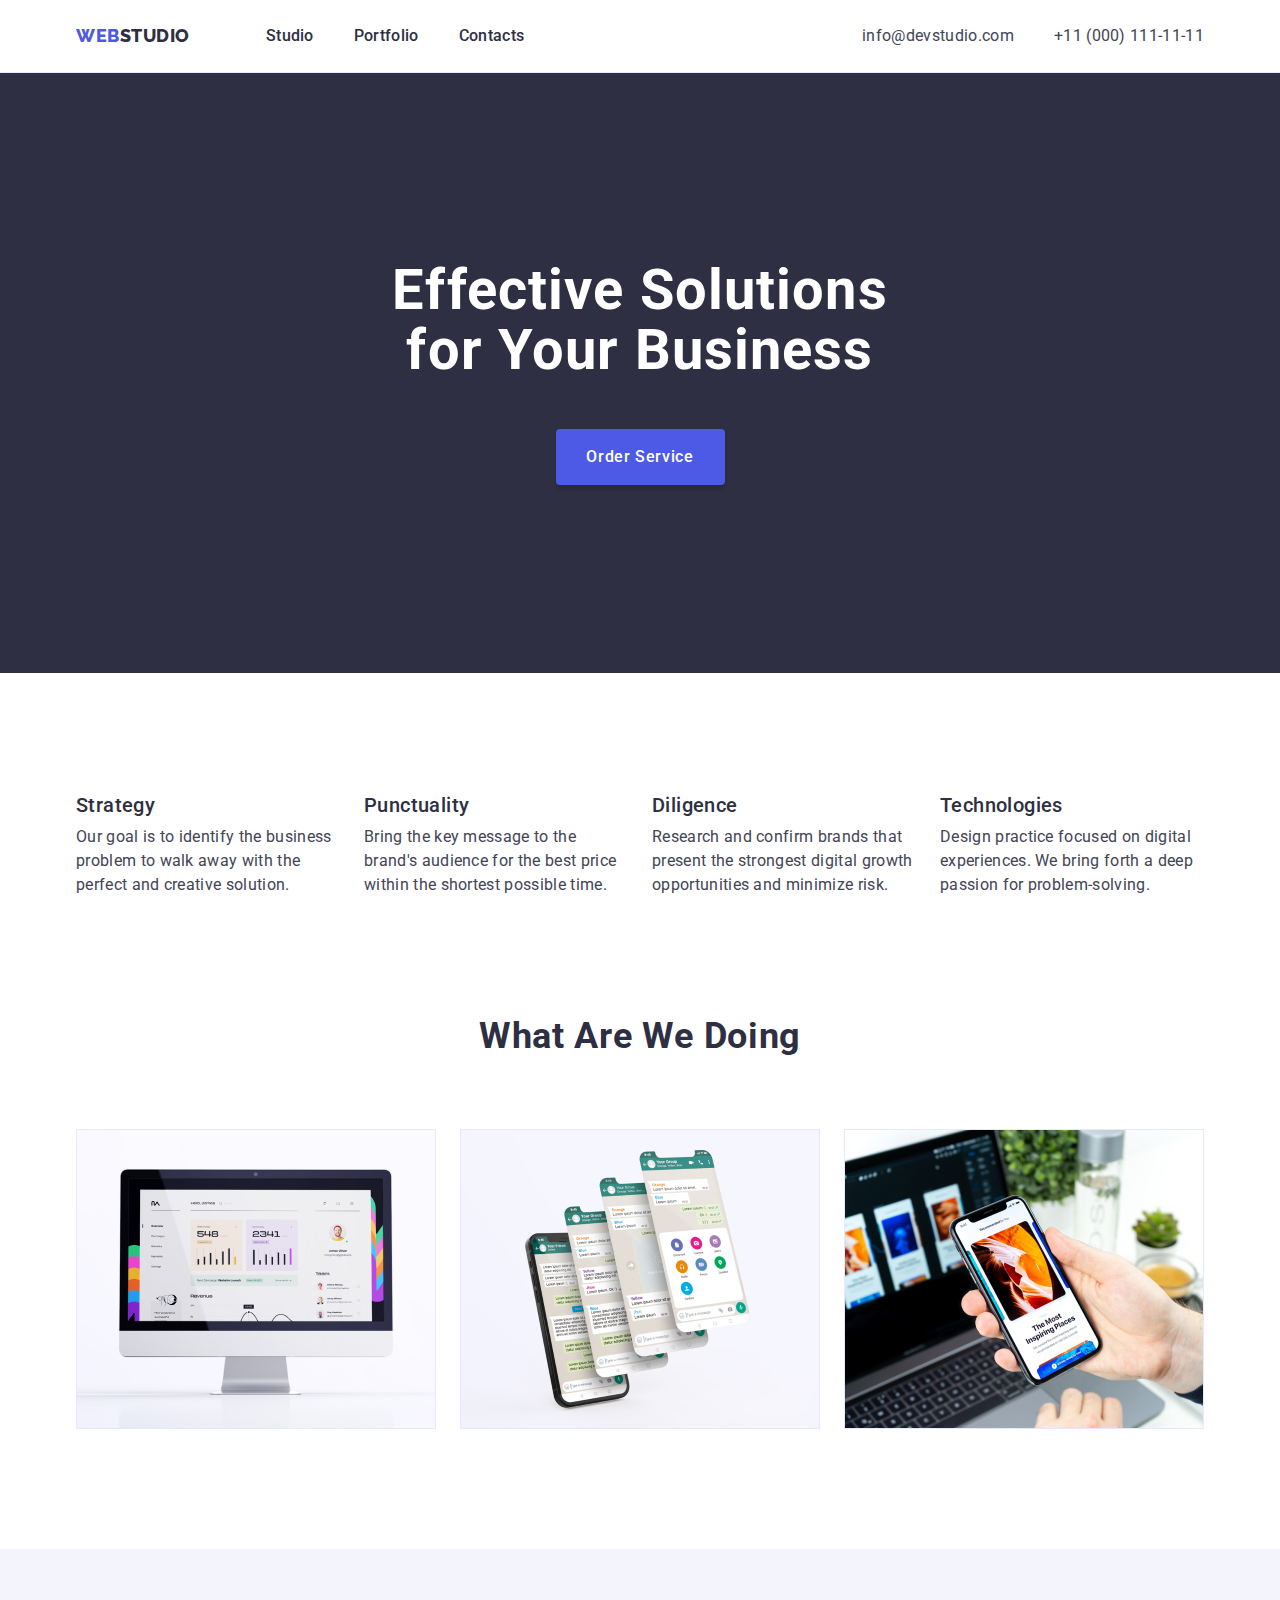
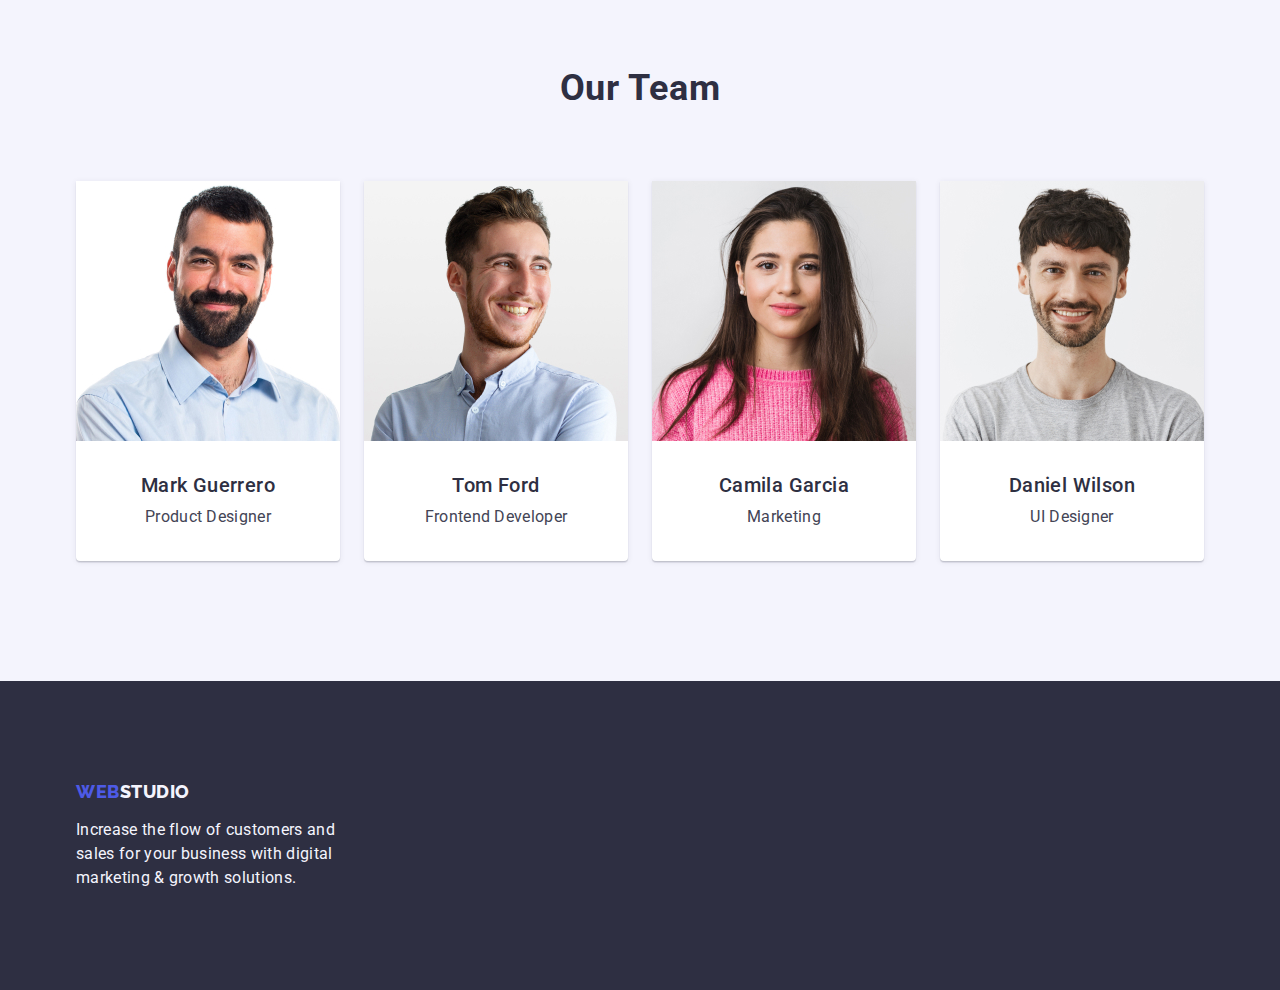
<file: index.html>
<!DOCTYPE html>
<html lang="en">
  <head>
    <meta charset="UTF-8" />
    <meta http-equiv="X-UA-Compatible" content="IE=edge" />
    <meta name="viewport" content="width=device-width, initial-scale=1.0" />
    <title>WebStudio</title>
    <link
      rel="stylesheet"
      href="https://cdnjs.cloudflare.com/ajax/libs/modern-normalize/1.1.0/modern-normalize.min.css"
    />

    <link rel="preconnect" href="https://fonts.googleapis.com" />
    <link rel="preconnect" href="https://fonts.gstatic.com" crossorigin />
    <link
      href="https://fonts.googleapis.com/css2?family=Raleway:wght@800&family=Roboto:wght@400;500;700;900&display=swap"
      rel="stylesheet"
    />
    <link rel="stylesheet" href="./css/style.css" />
  </head>
  <body>
    <!-- HEADER -->
    <header class="page-header">
      <div class="container page-header-container">
        <nav class="page-nav">
          <a class="logo logo-header link" href="./index.html"
            >Web<span class="second-part-logo-light-theme">Studio</span></a
          >
          <ul class="main-menu list">
            <li class="main-menu-item">
              <a class="main-menu-link link" href="./index.html">Studio</a>
            </li>
            <li class="main-menu-item">
              <a class="main-menu-link link" href="./portfolio.html">Portfolio</a>
            </li>
            <li class="main-menu-item">
              <a class="main-menu-link link" href="">Contacts</a>
            </li>
          </ul>
        </nav>
        <address class="contact-info">
          <ul class="contact-list list">
            <li class="contact-list-item">
              <a class="contact-list-link link" href="mailto:info@devstudio.com"
                >info@devstudio.com</a
              >
            </li>
            <li class="contact-list-item">
              <a class="contact-list-link link" href="tel:+110001111111">+11 (000) 111-11-11</a>
            </li>
          </ul>
        </address>
      </div>
    </header>
    <main>
      <!-- HERO -->
      <section class="hero">
        <div class="container">
          <h1 class="main-title">Effective Solutions for Your Business</h1>
          <button class="modal-opn-btn" type="button">Order Service</button>
        </div>
      </section>
      <!-- ABOUT -->
      <section class="about">
        <div class="container">
          <h2 class="subtitle visually-hidden">About Us</h2>
          <ul class="features-list list">
            <li class="features-list-item">
              <h3 class="features-list-title">Strategy</h3>
              <p class="features-list-description">
                Our goal is to identify the business problem to walk away with the perfect and
                creative solution.
              </p>
            </li>
            <li class="features-list-item">
              <h3 class="features-list-title">Punctuality</h3>
              <p class="features-list-description">
                Bring the key message to the brand's audience for the best price within the shortest
                possible time.
              </p>
            </li>
            <li class="features-list-item">
              <h3 class="features-list-title">Diligence</h3>
              <p class="features-list-description">
                Research and confirm brands that present the strongest digital growth opportunities
                and minimize risk.
              </p>
            </li>
            <li class="features-list-item">
              <h3 class="features-list-title">Technologies</h3>
              <p class="features-list-description">
                Design practice focused on digital experiences. We bring forth a deep passion for
                problem-solving.
              </p>
            </li>
          </ul>
        </div>
      </section>
      <!-- COMPANY PRODUCTS-->
      <section class="company-products">
        <div class="container">
          <h2 class="subtitle">What are we doing</h2>
          <ul class="gallery list">
            <li class="gallery-item">
              <img
                class="gallery-img"
                src="./images/what-we-are-doing/imac.jpg"
                alt="Imac with WebStudios project"
                width="360"
                height="300"
              />
            </li>
            <li class="gallery-item">
              <img
                class="gallery-img"
                src="./images/what-we-are-doing/smartphone.jpg"
                alt="Smartphone with WebStudios CRM"
                width="360"
                height="300"
              />
            </li>
            <li class="gallery-item">
              <img
                class="gallery-img"
                src="./images/what-we-are-doing/smartphone-in-hand.jpg"
                alt="Smartphone in hand with WebStudios project"
                width="360"
                height="300"
              />
            </li>
          </ul>
        </div>
      </section>
      <!-- TEAM MEMBERS-->
      <section class="employees">
        <div class="container">
          <h2 class="subtitle">Our Team</h2>
          <ul class="employees-list list">
            <li class="employees-list-item">
              <img
                class="employees-list-img"
                src="./images/our-team/mark-guerrero.jpg"
                alt="Portret of product designer WebStudio"
                width="264"
                height="260"
              />
              <div class="employees-list-text card-text">
                <h3 class="employees-list-name">Mark Guerrero</h3>
                <p class="employees-list-position">Product Designer</p>
              </div>
            </li>
            <li class="employees-list-item">
              <img
                class="employees-list-img"
                src="./images/our-team/tom-ford.jpg"
                alt="Portret of frontend developer WebStudio"
                width="264"
                height="260"
              />
              <div class="employees-list-text card-text">
                <h3 class="employees-list-name">Tom Ford</h3>
                <p class="employees-list-position">Frontend Developer</p>
              </div>
            </li>
            <li class="employees-list-item">
              <img
                class="employees-list-img"
                src="./images/our-team/camila-garcia.jpg"
                alt="Portret of marketing WebStudio"
                width="264"
                height="260"
              />
              <div class="employees-list-text card-text">
                <h3 class="employees-list-name">Camila Garcia</h3>
                <p class="employees-list-position">Marketing</p>
              </div>
            </li>
            <li class="employees-list-item">
              <img
                class="employees-list-img"
                src="./images/our-team/daniel-wilson.jpg"
                alt="Portret of UI designer WebStudio"
                width="264"
                height="260"
              />
              <div class="employees-list-text card-text">
                <h3 class="employees-list-name">Daniel Wilson</h3>
                <p class="employees-list-position">UI Designer</p>
              </div>
            </li>
          </ul>
        </div>
      </section>
    </main>
    <!-- FOOTER -->
    <footer class="page-footer">
      <div class="container">
        <a class="logo logo-footer link" href="./index.html"
          >Web<span class="second-part-logo-dark-theme">Studio</span></a
        >
        <p class="footer-text">
          Increase the flow of customers and sales for your business with digital marketing & growth
          solutions.
        </p>
      </div>
    </footer>
  </body>
</html>
</file>
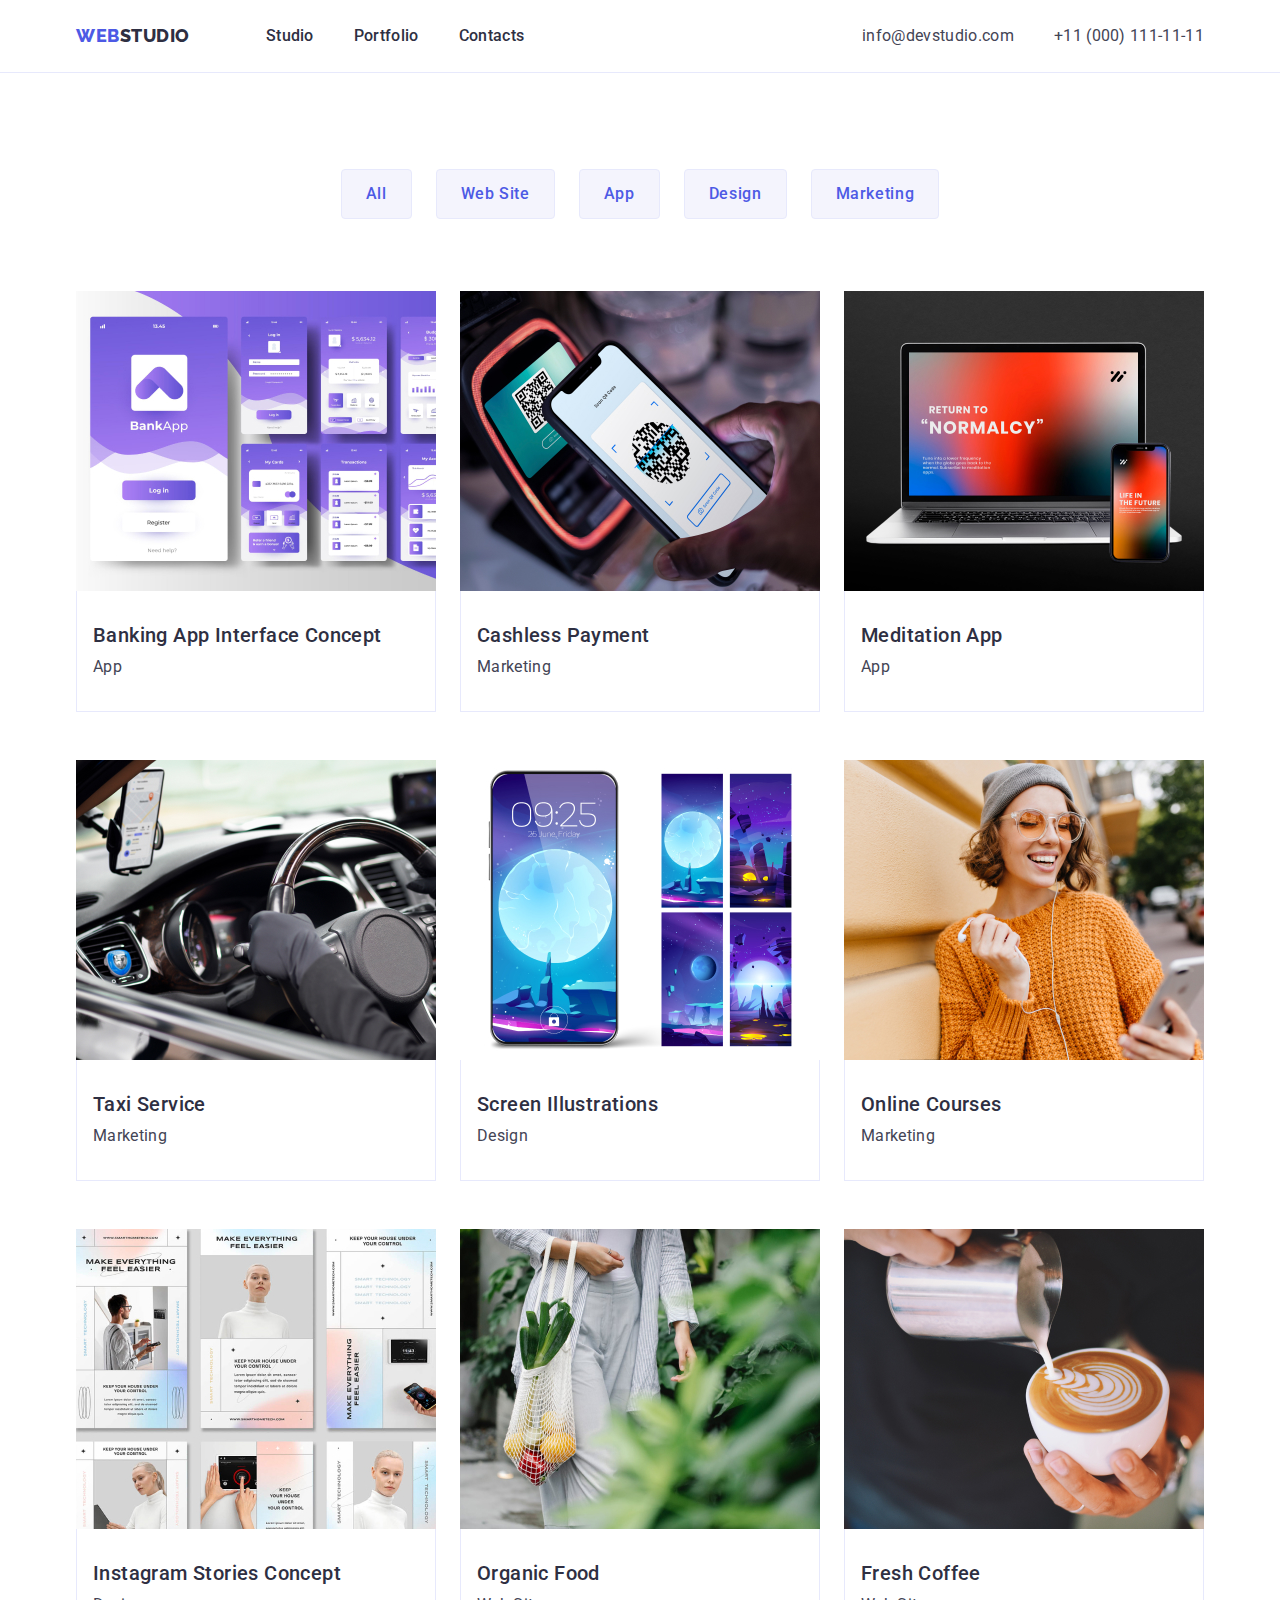
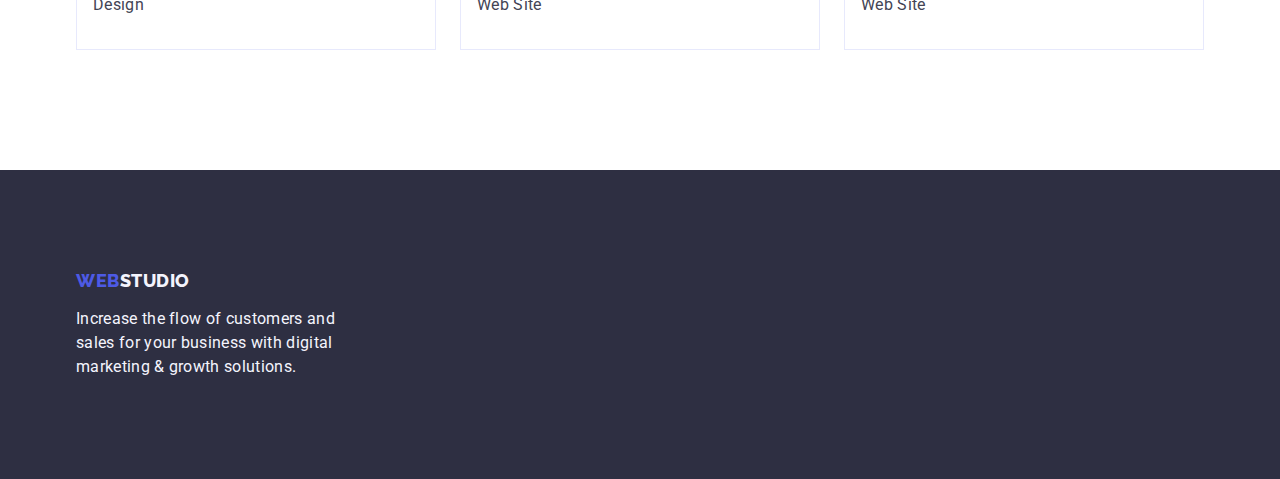
<file: portfolio.html>
<!DOCTYPE html>
<html lang="en">
  <head>
    <meta charset="UTF-8" />
    <meta http-equiv="X-UA-Compatible" content="IE=edge" />
    <meta name="viewport" content="width=device-width, initial-scale=1.0" />
    <title>Portfolio</title>
    <link
      rel="stylesheet"
      href="https://cdnjs.cloudflare.com/ajax/libs/modern-normalize/1.1.0/modern-normalize.min.css"
    />

    <link rel="preconnect" href="https://fonts.googleapis.com" />
    <link rel="preconnect" href="https://fonts.gstatic.com" crossorigin />
    <link
      href="https://fonts.googleapis.com/css2?family=Raleway:wght@800&family=Roboto:wght@400;500;700;900&display=swap"
      rel="stylesheet"
    />
    <link rel="stylesheet" href="./css/style.css" />
  </head>
  <body>
    <!-- HEADER -->
    <header class="page-header">
      <div class="container page-header-container">
        <nav class="page-nav">
          <a class="logo logo-header link" href="./index.html"
            >Web<span class="second-part-logo-light-theme">Studio</span></a
          >
          <ul class="main-menu list">
            <li class="main-menu-item">
              <a class="main-menu-link link" href="./index.html">Studio</a>
            </li>
            <li class="main-menu-item">
              <a class="main-menu-link link" href="./portfolio.html">Portfolio</a>
            </li>
            <li class="main-menu-item">
              <a class="main-menu-link link" href="">Contacts</a>
            </li>
          </ul>
        </nav>
        <address class="contact-info">
          <ul class="contact-list list">
            <li class="contact-list-item">
              <a class="contact-list-link link" href="mailto:info@devstudio.com"
                >info@devstudio.com</a
              >
            </li>
            <li class="contact-list-item">
              <a class="contact-list-link link" href="tel:+110001111111">+11 (000) 111-11-11</a>
            </li>
          </ul>
        </address>
      </div>
    </header>
    <main>
      <!-- PORTFOLIO-->
      <section class="portfolio">
        <div class="container">
          <h1 class="main-title visually-hidden">Portfolio</h1>
          <ul class="filters-list list">
            <li class="filters-list-item">
              <button class="filters-list-btn" type="button">All</button>
            </li>
            <li class="filters-list-item">
              <button class="filters-list-btn" type="button">Web Site</button>
            </li>
            <li class="filters-list-item">
              <button class="filters-list-btn" type="button">App</button>
            </li>
            <li class="filters-list-item">
              <button class="filters-list-btn" type="button">Design</button>
            </li>
            <li class="filters-list-item">
              <button class="filters-list-btn" type="button">Marketing</button>
            </li>
          </ul>

          <ul class="portfolio-list list">
            <li class="portfolio-list-item">
              <a class="link">
                <img
                  src="./images/portfolio/banking-app-interface.jpg"
                  alt="BankApp interface"
                  width="360"
                  height="300"
                />
                <div class="portfolio-list-text card-text">
                  <h2 class="portfolio-list-name">Banking App Interface Concept</h2>
                  <p class="portfolio-list-filter">App</p>
                </div>
              </a>
            </li>
            <li class="portfolio-list-item">
              <a class="link">
                <img
                  src="./images/portfolio/cashless-payment.jpg"
                  alt="Paying with smartphone"
                  width="360"
                  height="300"
                />
                <div class="portfolio-list-text card-text">
                  <h2 class="portfolio-list-name">Cashless Payment</h2>
                  <p class="portfolio-list-filter">Marketing</p>
                </div>
              </a>
            </li>
            <li class="portfolio-list-item">
              <a class="link">
                <img
                  src="./images/portfolio/meditation-app.jpg"
                  alt="Notebook with smartphone"
                  width="360"
                  height="300"
                />
                <div class="portfolio-list-text card-text">
                  <h2 class="portfolio-list-name">Meditation App</h2>
                  <p class="portfolio-list-filter">App</p>
                </div>
              </a>
            </li>
            <li class="portfolio-list-item">
              <a class="link">
                <img
                  src="./images/portfolio/taxi-service.jpg"
                  alt="Car with drivers hands"
                  width="360"
                  height="300"
                />
                <div class="portfolio-list-text card-text">
                  <h2 class="portfolio-list-name">Taxi Service</h2>
                  <p class="portfolio-list-filter">Marketing</p>
                </div>
              </a>
            </li>
            <li class="portfolio-list-item">
              <a class="link">
                <img
                  class="portfolio-list-img"
                  src="./images/portfolio/screen-illustrations.jpg"
                  alt="Samrtphone with moon-theme"
                  width="360"
                  height="300"
                />
                <div class="portfolio-list-text card-text">
                  <h2 class="portfolio-list-name">Screen Illustrations</h2>
                  <p class="portfolio-list-filter">Design</p>
                </div>
              </a>
            </li>
            <li class="portfolio-list-item">
              <a class="link">
                <img
                  class="portfolio-list-img"
                  src="./images/portfolio/online-courses.jpg"
                  alt="Girl speaking with smartphone"
                  width="360"
                  height="300"
                />
                <div class="portfolio-list-text card-text">
                  <h2 class="portfolio-list-name">Online Courses</h2>
                  <p class="portfolio-list-filter">Marketing</p>
                </div>
              </a>
            </li>
            <li class="portfolio-list-item">
              <a class="link">
                <img
                  class="portfolio-list-img"
                  src="./images/portfolio/instagram-stories.jpg"
                  alt="Some futuristic concept"
                  width="360"
                  height="300"
                />
                <div class="portfolio-list-text card-text">
                  <h2 class="portfolio-list-name">Instagram Stories Concept</h2>
                  <p class="portfolio-list-filter">Design</p>
                </div>
              </a>
            </li>
            <li class="portfolio-list-item">
              <a class="link">
                <img
                  class="portfolio-list-img"
                  src="./images/portfolio/organic-food.jpg"
                  alt="Walking women with vegetables"
                  width="360"
                  height="300"
                />
                <div class="portfolio-list-text card-text">
                  <h2 class="portfolio-list-name">Organic Food</h2>
                  <p class="portfolio-list-filter">Web Site</p>
                </div>
              </a>
            </li>
            <li class="portfolio-list-item">
              <a class="link">
                <img
                  class="portfolio-list-img"
                  src="./images/portfolio/fresh-coffee.jpg"
                  alt="Making coffee"
                  width="360"
                  height="300"
                />
                <div class="portfolio-list-text card-text">
                  <h2 class="portfolio-list-name">Fresh Coffee</h2>
                  <p class="portfolio-list-filter">Web Site</p>
                </div>
              </a>
            </li>
          </ul>
        </div>
      </section>
    </main>
    <footer class="page-footer">
      <div class="container">
        <a class="logo logo-footer link" href="./index.html"
          >Web<span class="second-part-logo-dark-theme">Studio</span></a
        >
        <p class="footer-text">
          Increase the flow of customers and sales for your business with digital marketing & growth
          solutions.
        </p>
      </div>
    </footer>
  </body>
</html>
</file>
<file: css/style.css>
:root {
  --main-font-family: 'Roboto', sans-serif;
  --logo: 'Raleway', sans-serif;
  --primary-color-light-theme: #f4f4fd;
  --secondary-color-light-theme: #ffffff;
  --primary-color-dark-theme: #2e2f42;
  --secondary-color-dark-theme: #434455;
  --primary-brand-color: #4d5ae5;
  --accent-color: #404bbf;
  --border-color: #e7e9fc;
}

body {
  font-family: var(--main-font-family);
  color: var(--secondary-color-dark-theme);
  background-color: var(--secondary-color-light-theme);
  font-weight: 400;
}

button {
  cursor: pointer;
}

.list {
  list-style: none;
}

.link {
  text-decoration: none;
}

h1,
h2,
h3,
h4,
h5,
h6,
p {
  margin-top: 0;
  margin-bottom: 0;
}

ul,
ol {
  padding-left: 0;
  margin-top: 0;
  margin-bottom: 0;
}

img {
  display: block;
}

.container {
  width: 1158px;
  margin-left: auto;
  margin-right: auto;
  padding-left: 15px;
  padding-right: 15px;
}

/*====================================  COMPONENTS ==================================== */
.modal-opn-btn {
  display: block;
  margin-left: auto;
  margin-right: auto;
  padding: 16px 30px;
  height: 56px;
  min-width: 169px;
  font-weight: 500;
  font-size: 16px;
  line-height: 1.5;
  letter-spacing: 0.04em;
  color: var(--secondary-color-light-theme);
  background-color: var(--primary-brand-color);
  box-shadow: 0px 4px 4px rgba(0, 0, 0, 0.15);
  border: none;
  border-radius: 4px;
}

.modal-opn-btn:hover,
.modal-opn-btn:focus {
  background-color: var(--accent-color);
}

.subtitle {
  margin-bottom: 72px;
  font-weight: 700;
  font-size: 36px;
  line-height: 1.11;
  letter-spacing: 0.02em;
  text-transform: capitalize;
  color: var(--primary-color-dark-theme);
  text-align: center;
}

.logo {
  font-family: var(--logo);
  font-weight: 800;
  font-size: 18px;
  line-height: 1.17;
  letter-spacing: 0.03em;
  text-transform: uppercase;
  color: var(--primary-brand-color);
}

.second-part-logo-dark-theme {
  color: var(--primary-color-light-theme);
}

.second-part-logo-light-theme {
  color: var(--primary-color-dark-theme);
}

.visually-hidden {
  clip: rect(0 0 0 0);
  clip-path: inset(50%);
  height: 1px;
  overflow: hidden;
  position: absolute;
  white-space: nowrap;
  width: 1px;
}
/*====================================  /COMPONENTS ==================================== */

/*==================================== HEADER ====================================*/
.page-header {
  border-bottom: 1px solid var(--border-color);
}

.page-header-container {
  display: flex;
  align-items: center;
}

.page-nav {
  display: flex;
  align-items: center;
}

.logo-header {
  margin-right: 76px;
}

.main-menu {
  display: flex;
  gap: 40px;
}

.main-menu-link {
  padding-top: 24px;
  padding-bottom: 24px;
  display: block;
  font-weight: 500;
  font-size: 16px;
  line-height: 1.5;
  letter-spacing: 0.02em;
  color: var(--primary-color-dark-theme);
}

.main-menu-link:hover,
.main-menu-link:focus {
  color: var(--accent-color);
}

.contact-info {
  font-style: normal;
  margin-left: auto;
}

.contact-list {
  display: flex;
  gap: 40px;
}

.contact-list-link {
  font-size: 16px;
  line-height: 1.5;
  letter-spacing: 0.02em;
  color: #434455;
}

.contact-list-link:hover,
.contact-list-link:focus {
  color: var(--accent-color);
}
/*==================================== /HEADER ====================================*/

/*==================================== STUDIO ====================================*/
/*========== HERO ==========*/
.hero {
  padding-top: 188px;
  padding-bottom: 188px;
  background-color: var(--primary-color-dark-theme);
}

.main-title {
  margin-left: auto;
  margin-right: auto;
  margin-bottom: 48px;
  max-width: 496px;
  font-weight: 700;
  font-size: 56px;
  line-height: 1.07;
  text-align: center;
  letter-spacing: 0.02em;
  color: var(--secondary-color-light-theme);
}
/*========== /HERO ==========*/

/*========== ABOUT ==========*/
.about {
  padding-top: 120px;
  padding-bottom: 120px;
}

.features-list {
  display: flex;
  gap: 24px;
}

.features-list-item {
  width: calc((100% - 72px) / 4);
}

.features-list-title {
  margin-bottom: 8px;
  font-weight: 500;
  font-size: 20px;
  line-height: 1.2;
  letter-spacing: 0.02em;
  color: var(--primary-color-dark-theme);
}

.features-list-description {
  font-size: 16px;
  line-height: 1.5;
  letter-spacing: 0.02em;
}
/*========== /ABOUT ==========*/

/*========== COMPANY PRODUCTS ==========*/
.company-products {
  padding-bottom: 120px;
}

.gallery {
  display: flex;
  align-items: center;
  gap: 24px;
}

.gallery-item {
  width: calc((100% - 48px) / 3);
}
/*========== /COMPANY PRODUCTS ==========*/

/*========== TEAM MEMBERS ==========*/
.employees {
  padding-top: 120px;
  padding-bottom: 120px;
  background-color: var(--primary-color-light-theme);
}

.employees-list {
  display: flex;
  align-items: center;
  gap: 24px;
}

.employees-list-item {
  width: calc((100% - 72px) / 4);
  box-shadow: 0px 1px 6px rgba(46, 47, 66, 0.08), 0px 1px 1px rgba(46, 47, 66, 0.16),
    0px 2px 1px rgba(46, 47, 66, 0.08);
  border-radius: 0px 0px 4px 4px;
  background-color: var(--secondary-color-light-theme);
}

.employees-list-text {
  padding: 32px 16px;
}

.employees-list-name {
  margin-bottom: 8px;
  font-weight: 500;
  font-size: 20px;
  line-height: 1.2;
  text-align: center;
  letter-spacing: 0.02em;
  color: var(--primary-color-dark-theme);
}

.employees-list-position {
  font-size: 16px;
  line-height: 1.5;
  text-align: center;
  letter-spacing: 0.02em;
}
/*========== /TEAM MEMBERS ==========*/
/*==================================== /STUDIO ====================================*/

/*==================================== PORTFOLIO ====================================*/
.portfolio {
  padding-top: 96px;
  padding-bottom: 120px;
}

.filters-list {
  margin-bottom: 72px;
  display: flex;
  align-items: center;
  justify-content: center;
  gap: 24px;
}

.filters-list-btn {
  padding: 12px 24px;
  font-weight: 500;
  font-size: 16px;
  line-height: 1.5;
  text-align: center;
  letter-spacing: 0.04em;
  color: var(--primary-brand-color);
  background-color: var(--primary-color-light-theme);
  border: 1px solid var(--border-color);
  border-radius: 4px;
}

.filters-list-btn:hover,
.filters-list-btn:focus {
  color: var(--secondary-color-light-theme);
  background-color: var(--accent-color);
  box-shadow: 0px 3px 1px rgba(0, 0, 0, 0.1), 0px 2px 1px rgba(0, 0, 0, 0.08),
    0px 2px 2px rgba(0, 0, 0, 0.12);
  border: 1px solid transparent;
}

.portfolio-list {
  display: flex;
  align-items: center;
  column-gap: 24px;
  row-gap: 48px;
  flex-wrap: wrap;
}

.portfolio-list-item {
  width: calc((100% - 48px) / 3);
}

.portfolio-list-text {
  padding: 32px 16px;
  border: 1px solid var(--border-color);
  border-top: none;
}

.portfolio-list-name {
  margin-bottom: 8px;
  font-weight: 500;
  font-size: 20px;
  line-height: 1.2;
  letter-spacing: 0.02em;
  color: var(--primary-color-dark-theme);
}

.portfolio-list-filter {
  font-size: 16px;
  line-height: 1.5;
  letter-spacing: 0.02em;
}
/*==================================== /PORTFOLIO ====================================*/

/*==================================== FOOTER ====================================*/
.page-footer {
  padding-top: 100px;
  padding-bottom: 100px;
  background-color: var(--primary-color-dark-theme);
}

.logo-footer {
  display: inline-block;
  margin-bottom: 16px;
}

.footer-text {
  max-width: 264px;
  font-size: 16px;
  line-height: 1.5;
  letter-spacing: 0.02em;
  color: var(--primary-color-light-theme);
}
/*==================================== /FOOTER ====================================*/
</file>
